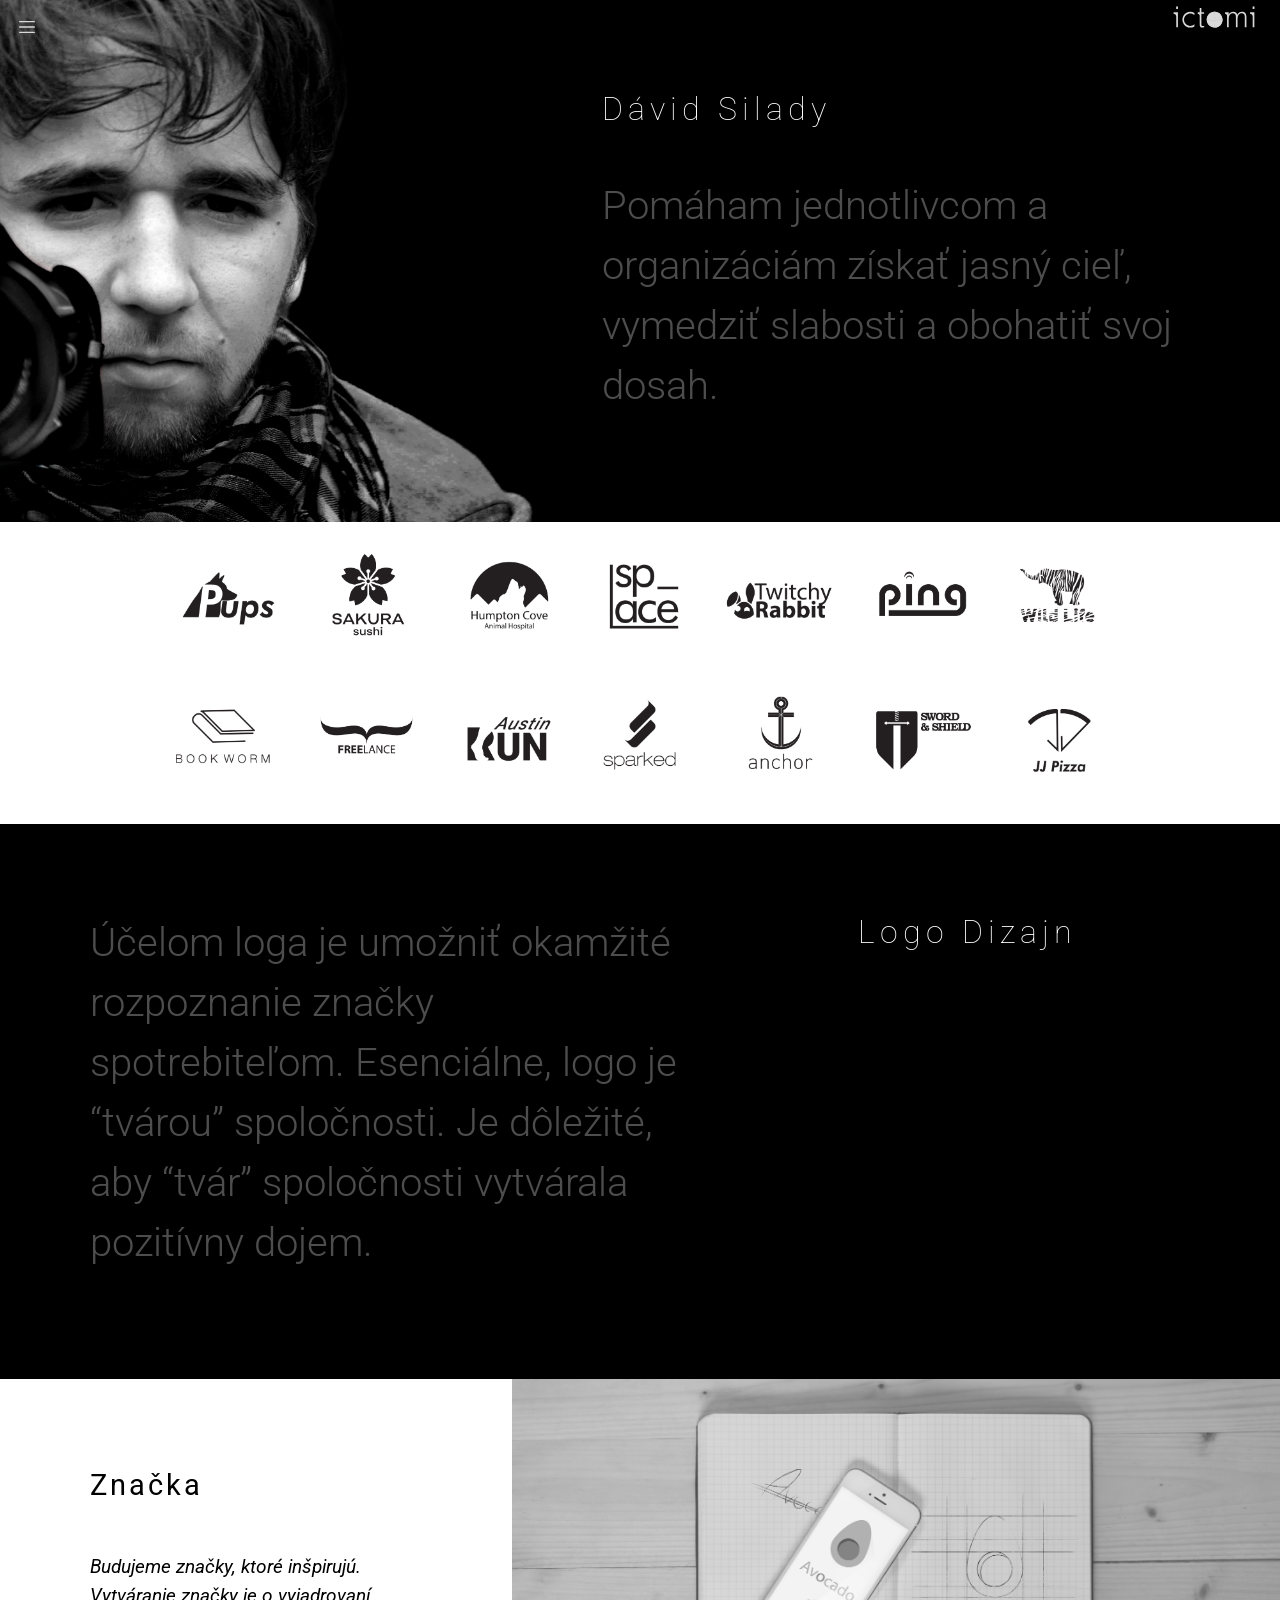
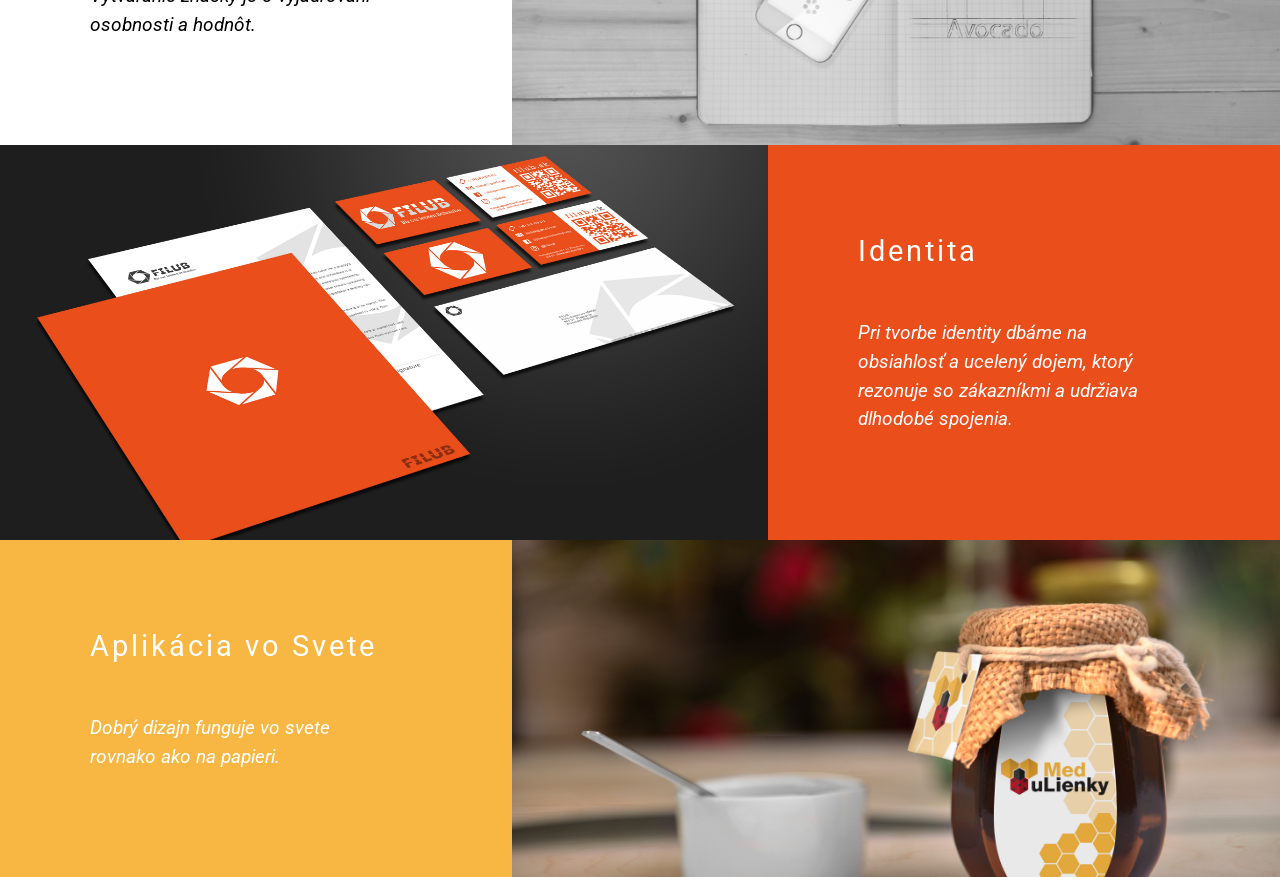
<file: david_silady.html>
<!DOCTYPE html>
<html lang="en">
  <head>
    <meta charset="utf-8">
	<meta http-equiv="X-UA-Compatible" content="IE=edge">
	    <meta name="viewport" content="width=device-width, initial-scale=1">
    <link rel="icon" href="img/lightbulb.png">
    <title>ictomi | David Silady</title>
    <!-- Bootstrap -->
	<link href="css/bootstrap-4.0.0.css" rel="stylesheet">
  <link href="css/styles.css" rel="stylesheet">
	  <link href="https://fonts.googleapis.com/css?family=Roboto:100,300,300i,400,400i,500,900&amp;subset=latin-ext" rel="stylesheet">
  </head>
  <body class="body">
  
    <div class="container-fluid"> 
	  	<!-- body code goes here -->
		<!--header-->
		
		
     <nav class="navbar fixed-top navbar-expand-lg navbar-light bg-light">
		  <div class="d-flex w-100">
			  
		  <div id="mySidenav" class="sidenav">
 		 <a href="javascript:void(0)" class="closebtn" onclick="closeNav()">&times;</a>
			  <a href="#">About</a>
			  <a href="#">Services</a>
			  <a href="#">Clients</a>
			  <a href="#">Contact</a>
			</div>
		  
			<!-- Use any element to open the sidenav -->
			<a href="javascript:void(0)"><span onclick="openNav()" class="navbar-toggler-icon"></span></a>
		  
		  
		  
		   <div class="d-flex w-100 justify-content-end">
		  <a class="navbar-brand" href="index.html">
			  
			<!-- <svg class="logo" height="50" width="140" id="Layer_1" data-name="Layer 1" xmlns="http://www.w3.org/2000/svg" viewBox="0 0 512.5 111.78"><defs><style>.cls-1{fill:#f6f6f6;}.cls-2{fill:#e8442e;}</style></defs><path class="cls-1" d="M136.65,80.79a12.86,12.86,0,0,1-9.23,3.35,13.28,13.28,0,0,1-6.73-1.63,13.56,13.56,0,0,1-4.7-4.43,19.72,19.72,0,0,1-2.72-6.32,31.45,31.45,0,0,1,0-14.63A20.27,20.27,0,0,1,116,50.79a14,14,0,0,1,4.74-4.52,13.25,13.25,0,0,1,6.69-1.67,12.71,12.71,0,0,1,8.49,2.89,15.58,15.58,0,0,1,4.79,8.22H146c-.74-5.3-2.72-9.29-5.9-12s-7.41-4-12.64-4a18.59,18.59,0,0,0-15.23,7.46,25.07,25.07,0,0,0-4,7.9,32.49,32.49,0,0,0-1.33,9.39,35.77,35.77,0,0,0,1.25,9.72A23.13,23.13,0,0,0,111.9,82a16.81,16.81,0,0,0,6.42,5.19A21,21,0,0,0,127.43,89q8.1,0,13-4.65t6.25-12.78h-5.52A15.63,15.63,0,0,1,136.65,80.79Z"/><path class="cls-1" d="M206.61,82.79c-.49-.9-.74-2.65-.74-5.24V45.48h8.37V41h-8.37V28H200.7V41h-6.3v4.51a6.46,6.46,0,0,1,6.3,6.6V79.72c0,3.37.66,5.77,2,7.18S206,89,208.65,89a20.24,20.24,0,0,0,5-.81,5.06,5.06,0,0,0,.94-.27V83.51a16.27,16.27,0,0,1-4.22.64C208.34,84.15,207.09,83.7,206.61,82.79Z"/><path class="cls-1" d="M298.44,46.62Q293.1,39.71,283,39.69c-6.59,0-11.7,2.32-15.29,7s-5.39,10.55-5.39,17.7c0,7.82,1.94,13.87,5.85,18.11A20,20,0,0,0,283,89a18.7,18.7,0,0,0,15.07-6.79c3.77-4.53,5.64-10.47,5.64-17.89C303.72,57.13,302,51.23,298.44,46.62Zm-1.1,25.17a19.29,19.29,0,0,1-2.71,6.3,13.21,13.21,0,0,1-11.62,6q-7.25,0-11.2-5.42c-2.6 5-3.61-3.95-8.37-3.95-14.35a31.44,31.44,0,0,1,.85-7.48,18.77,18.77,0,0,1,2.71-6.28,13.5,13.5,0,0,1,11.59-6,15,15,0,0,1,6.9,1.48,12.29,12.29,0,0,1,4.76,4.2,19.29,19.29,0,0,1,2.67,6.24,33.52,33.52,0,0,1,.89,7.85A31.3,31.3,0,0,1,297.34,71.79Z"/><path class="cls-1" d="M412.52,45.26a10.49,10.49,0,0,0-4.23-4.07,15.15,15.15,0,0,0-7.16-1.49A16.25,16.25,0,0,0,392.5,42a15.69,15.69,0,0,0-5.95,6.73A15.44,15.44,0,0,0,382,42.05c-1.92-1.56-4.79-2.35-8.58-2.35a15.83,15.83,0,0,0-8.11,2.17A14.48,14.48,0,0,0,359.64,48h-.18V41H348v4.51h0a6.46,6.46,0,0,1,6.3,6.6V87.79h5.17V62.59a37.41,37.41,0,0,1,.69-7,13.83,13.83,0,0,1,2.25-5.65,12.64,12.64,0,0,1,4.53-4,12,12,0,0,1,5.56-1.36q5.26,0,7.42,2.76c1.43,1.83,2.16,4.53,2.16,8.08V87.79h5.17V62.59a37.41,37.41,0,0,1,.69-7,13.87,13.87,0,0,1,2.24-5.65,12.92,12.92,0,0,1,4.53-4,12,12,0,0,1,5.57-1.36c3.5,0,6,.92,7.41,2.76s2.16,4.53,2.16,8.08V87.79H415V58.22a44.81,44.81,0,0,0-.52-7.22A17.29,17.29,0,0,0,412.52,45.26Z"/><path class="cls-1" d="M40.59,41v4.51A8.59,8.59,0,0,1,49,54.23V87.79h5.17V41Z"/><path class="cls-1" d="M458.11,41v4.51a8.58,8.58,0,0,1,8.37,8.77V87.79h5.17V41Z"/><rect class="cls-3" x="48.7" y="22.72" width="5.69" height="8.04"/><rect class="cls-3" x="466.22" y="22.72" width="5.69" height="8.04"/></svg>-->
			  
			  
			
			  
			  <svg class="logo" height="30" width="100" version="1.1" id="Layer_1" xmlns="http://www.w3.org/2000/svg" xmlns:xlink="http://www.w3.org/1999/xlink" x="0px" y="0px"
	 viewBox="0 0 288.5 94" style="enable-background:new 0 0 288.5 94;" xml:space="preserve">

<g id="Layer_2_1_">
	<path class="st0" d="M105.4,73.9c-0.5-0.9-0.7-2.7-0.7-5.2V36.6h8.4v-4.5h-8.4v-13h-5.2v13h-6.3v4.5c3.6,0.1,6.4,3,6.3,6.6v27.6
		c0,3.4,0.7,5.8,2,7.2c1.3,1.4,3.3,2.1,6,2.1c1.7-0.1,3.4-0.3,5-0.8c0.3-0.1,0.7-0.1,1-0.3v-4.4c-1.4,0.4-2.8,0.6-4.2,0.6
		C107.2,75.3,105.9,74.8,105.4,73.9z"/>
	<path class="st0" d="M243.3,36.4c-1-1.7-2.5-3.1-4.2-4.1c-2.2-1.1-4.7-1.6-7.2-1.5c-3-0.1-6,0.8-8.6,2.3c-2.6,1.6-4.7,3.9-5.9,6.7
		c-0.9-2.6-2.5-4.9-4.5-6.7c-1.9-1.6-4.8-2.3-8.6-2.3c-2.8,0-5.6,0.7-8.1,2.2c-2.5,1.4-4.5,3.6-5.7,6.1h-0.2v-7h-11.5v4.5l0,0
		c3.6,0.1,6.4,3,6.3,6.6v35.6h5.2V53.7c0-2.4,0.2-4.7,0.7-7c0.3-2,1.1-4,2.2-5.7c1.2-1.7,2.7-3,4.5-4c1.7-0.9,3.6-1.4,5.6-1.4
		c3.5,0,6,0.9,7.4,2.8s2.2,4.5,2.2,8.1v32.4h5.1V53.7c0-2.4,0.2-4.7,0.7-7c0.3-2,1.1-4,2.3-5.7c1.2-1.7,2.7-3.1,4.5-4
		c1.7-0.9,3.6-1.4,5.6-1.4c3.5,0,6,0.9,7.4,2.8c1.4,1.8,2.2,4.5,2.2,8.1v32.4h5.2V49.4c0-2.4-0.2-4.8-0.5-7.2
		C245,40.1,244.3,38.2,243.3,36.4z"/>
	<path class="st0" d="M17.6,32.1v4.5c4.7,0.1,8.5,4,8.4,8.8c0,0,0,0,0,0v33.5h5.2V32.1H17.6z"/>
	<rect x="25.7" y="13.9" class="st0" width="5.7" height="8"/>
	<path class="st0" d="M257.1,32.1v4.5c4.7,0.1,8.5,4,8.4,8.8v33.5h5.2V32.1H257.1z"/>
	<rect x="265.3" y="13.9" class="st0" width="5.7" height="8"/>
	<path class="st0" d="M146.1,80.1c-0.2,0-0.4,0-0.6,0c-13.2-0.3-23.8-10.9-24.1-24.1c0-0.2,0-0.4,0-0.6l22.3,2.3L146.1,80.1z"/>
	<path class="st0" d="M146.1,30.8l-2.3,22.3l-22.3,2.3c0-0.2,0-0.4,0-0.6c0.3-13.2,10.9-23.8,24.1-24.1
		C145.7,30.8,145.9,30.8,146.1,30.8z"/>
	<path class="st0" d="M170.8,55.5l-22.3-2.3l-2.3-22.3c0.2,0,0.4,0,0.6,0c13.2,0.3,23.8,10.9,24.1,24.1
		C170.8,55.1,170.8,55.3,170.8,55.5z"/>
	<path class="st0" d="M170.8,55.5c0,0.2,0,0.4,0,0.6c-0.3,13.2-10.9,23.8-24.1,24.1c-0.2,0-0.4,0-0.6,0l2.3-22.3L170.8,55.5z"/>
	<path class="st0" d="M70,36c4.8,0,9.4,1.8,13,5v-6.5c-11.6-7.2-26.8-3.6-34,7.9s-3.6,26.8,7.9,34c8,5,18.1,5,26,0V70
		c-8,7.2-20.3,6.5-27.5-1.5S49,48.1,57,41C60.6,37.8,65.2,36,70,36z"/>
	<path class="st1" d="M170.8,55.5c0,0.2,0,0.4,0,0.6L149,58.3l-2.3,21.8c-0.2,0-0.4,0-0.6,0s-0.4,0-0.6,0l-2.3-21.8l-21.8-2.3
		c0-0.2,0-0.4,0-0.6s0-0.4,0-0.6l21.8-2.3l2.3-21.8c0.2,0,0.4,0,0.6,0s0.4,0,0.6,0l2.3,21.8l21.8,2.3
		C170.8,55.1,170.8,55.3,170.8,55.5z"/>
	<polygon class="st1" points="170.8,55.5 148.4,57.8 146.1,80.2 143.8,57.8 121.4,55.5 143.8,53.2 146.1,30.8 148.4,53.2 	"/>
	<path class="st0" d="M146.1,80.1c-0.2,0-0.4,0-0.6,0c-13.2-0.3-23.8-10.9-24.1-24.1c0-0.2,0-0.4,0-0.6l22.3,2.3L146.1,80.1z"/>
	<path class="st0" d="M146.1,30.8l-2.3,22.3l-22.3,2.3c0-0.2,0-0.4,0-0.6c0.3-13.2,10.9-23.8,24.1-24.1
		C145.7,30.8,145.9,30.8,146.1,30.8z"/>
	<path class="st0" d="M170.8,55.5l-22.3-2.3l-2.3-22.3c0.2,0,0.4,0,0.6,0c13.2,0.3,23.8,10.9,24.1,24.1
		C170.8,55.1,170.8,55.3,170.8,55.5z"/>
	<path class="st0" d="M170.8,55.5c0,0.2,0,0.4,0,0.6c-0.3,13.2-10.9,23.8-24.1,24.1c-0.2,0-0.4,0-0.6,0l2.3-22.3L170.8,55.5z"/>
</g>
</svg>
			  
			  
			  
  			 </a> 
 		    </div>
	    </div>
      </nav>
		
		
		
<!--header-->
		<div class=" container-fluid wedo">
	  <div class="row">
		   <div class="col-12 gcol-4 prof-pic  bot-border"></div>
		   <div class="col-12 gcol-6 col  bot-border"><h1 class="name b-head text-white">Dávid Silady</h1> <p class="b-desc">Pomáham jednotlivcom a organizáciám získať jasný cieľ, vymedziť slabosti a obohatiť svoj dosah.
			  </p></div>
      </div>
    </div>
		
		<div class="container-fluid logo-clg"></div>
		
		<div class=" container-fluid wedo">
	  <div class="row ">
		   
		   <div class="col-12 gcol-6 col"> <p class="b-desc">Účelom loga je umožniť okamžité rozpoznanie značky spotrebiteľom. Esenciálne, logo je “tvárou” spoločnosti. Je dôležité, aby “tvár” spoločnosti vytvárala pozitívny dojem.
			  </p></div>
		  <div class=" col-12 gcol-4 col"><h1 class="b-head text-white">Logo Dizajn</h1></div>
      </div>
    </div>
		

	 
	
		
	<div class=" container-fluid wedo-white">
	  <div class="row ">
		  <div class=" col-12 gcol-4 col"><h2 class="w-head text-black">Značka</h2>
		  <p class="w-desc text-black">Budujeme značky, ktoré inšpirujú. Vytváranie značky je o vyjadrovaní osobnosti a hodnôt.
			  </p></div>
		   <div class="col-12 gcol-6 portfolio-parent"> <div class=" portfolio-img znacka-img">   <h2 class="portfolio-text name-tag">Avocado</h2><h3 class="portfolio-under">Logo Dizajn</h3> </div></div>
	    
		 
      </div>
    </div>	
		<div class=" container-fluid wedo-orange">
	  <div class="row ">
		   <div class=" col-12 gcol-4 col mobile"><h2 class="w-head text-white">Identita</h2>
		  <p class="w-desc text-white">Pri tvorbe identity dbáme na obsiahlosť a ucelený dojem, ktorý rezonuje so zákazníkmi a udržiava dlhodobé
spojenia.
			  </p></div>
		   <div class="col-12 gcol-6 portfolio-parent"> <div class=" portfolio-img identita-img">  <h2 class="portfolio-text name-tag">FILUB</h2> <h3 class="portfolio-under">Logo &amp Web Dizajn</h3> </div></div>
		  <div class=" col-12 gcol-4 col desktop"><h2 class="w-head text-white">Identita</h2>
		  <p class="w-desc text-white">Pri tvorbe identity dbáme na obsiahlosť a ucelený dojem, ktorý rezonuje so zákazníkmi a udržiava dlhodobé
spojenia.
			  </p></div>
      </div>
    </div>
		
		<div class=" container-fluid wedo-yellow">
	  <div class="row ">
		  <div class=" col-12 gcol-4 col"><h2 class="w-head text-white">Aplikácia vo Svete</h2>
		  <p class="w-desc text-white">Dobrý dizajn funguje vo svete rovnako ako na papieri.
			  </p></div>
		  <div class="col-12 gcol-6 portfolio-parent"> <div class=" portfolio-img medulienky-img">   <h2 class="portfolio-text name-tag">Medulienky</h2><h3 class="portfolio-under">Logo Dizajn</h3>
			  </div></div>

		 </div>
    </div>	

		
		
</div>
  <!-- jQuery (necessary for Bootstrap's JavaScript plugins) --> 
	<script src="js/jquery-3.2.1.min.js"></script>

	<!-- Include all compiled plugins (below), or include individual files as needed -->
	<script src="js/popper.min.js"></script> 
  <script src="js/bootstrap-4.0.0.js"></script>
  </body>
</html>
</file>
<file: css/styles.css>
html { -webkit-font-smoothing: antialiased; }
/*body {
	overflow-x: hidden;
}*/
.logo path, .logo .cls-3, .logo rect, .logo polygon {
	
	fill: rgba(217,217,217,1.00);
	transition-duration: 0.5s;
}
.logo .cls-3 {
 	fill: rgba(217,217,217,1.00);
	transition-duration: 0.5s;
}


/*
.logo .cls-2, .logo .bulb {
	fill: rgba(255,255,255,0.00);
	transition-duration: 0.5s;
}*/



.logo:hover path, .logo:hover rect {
	fill: white;
	transition-duration: 0.5s;
}

.logo:hover .st1  {
	fill: black;
	transition-duration: 0.5s;
	transition-delay: 0.2s;
}
.logo:hover .cls-3  {
	fill: #e8442e;
	transition-duration: 0.5s;
	transition-delay: 0.2s;
}

body {
	height: 100%;
	background: white;
}

.fixed-top:hover {
	background: black;
	transition-duration: 0.5s;
}
.fixed-top {
	background: transparent;
	transition-duration: 0.5s;
}


.sidenav {
	height: 100%; /* 100% Full-height */
	width: 0; /* 0 width - change this with JavaScript */
	position: fixed; /* Stay in place */
	z-index: 1; /* Stay on top */
	top: 0; /* Stay at the top */
	left: 0;
	background-color: rgba(58,58,58,1.00); /* Black*/
	overflow-x: hidden; /* Disable horizontal scroll */
	padding-top: 0px; /* Place content 60px from the top */
	transition: 0.5s; /* 0.5 second transition effect to slide in the sidenav */
}

/* The navigation menu links */
.sidenav a {
    padding: 8px 8px 8px 32px;
	text-align: center;
    text-decoration: none;
    font-size: 25px;
    color: rgba(217,217,217,1.00);
    display: block;
    transition: 0.3s;
}

/* When you mouse over the navigation links, change their color */
.sidenav a:hover {
    color: white;
}

/* Position and style the close button (top right corner) */
.sidenav .closebtn {
    position: absolute;
    top: 0;
    right: 25px;
    font-size: 36px;
    margin-left: 50px;
}


/* On smaller screens, where height is less than 450px, change the style of the sidenav (less padding and a smaller font size) */
@media screen and (max-height: 450px) {
    .sidenav {padding-top: 15px;}
    .sidenav a {font-size: 18px;}
}
.logo {
	margin: 0px;
	padding: 0px;
}
@media screen and (min-width: 768px) {
.gcol-2 {
  -webkit-box-flex: 0;
  -ms-flex: 0 0 20%;
  flex: 0 0 20%;
  max-width: 20%;
}
.gcol-4 {
  -webkit-box-flex: 0;
  -ms-flex: 0 0 40%;
  flex: 0 0 40%;
  max-width: 40%;
}
.gcol-6 {
  -webkit-box-flex: 0;
  -ms-flex: 0 0 60%;
  flex: 0 0 60%;
  max-width: 60%;
}
	.mobile {
		display: none;
	}	
	}
@media screen and (max-width: 767.98px) {
	.desktop {
		display: none;
	}
}

.wedo {
	height: auto;
	background-color: black;
	color: white;
	padding-top: 0px;
}
.wedo-white {
	height: auto;
	background-color: white;
}
.wedo-orange {
	height: auto;
	background-color: #e94e1b;
}
.wedo-yellow {
	height: auto;
	background-color: #f8b742;
}
.col {
	padding-top: 7%;
	padding: 7%;
}
.w-head {
	font-family: 'Roboto', sans-serif;
	font-weight: 400;
	font-size: 1.8rem;
	padding-bottom: 10px;
	letter-spacing: 3px;
	margin-bottom: 40px;
}
.w-desc {
	font-family: 'Roboto', sans-serif;
	font-weight: 400;
	font-size: 1.2rem;
	font-style: italic;
}
.text-black {
	color: black;
}
@media (min-width: 768px) {
	.w-desc {
		max-width: 300px;
	}
}

.b-desc {
	font-family: 'Roboto', sans-serif;
	font-weight: 300;
	font-size: 2.5rem;
	color: #4d4d4d;
}

.b-head {
	font-family: 'Roboto', sans-serif;
	font-weight: 100;
	font-size: 2rem;
	letter-spacing: 5px;
}
.name-tag {
	font-family: 'Roboto', sans-serif;
	font-weight: 300;
	font-size: 2rem;
	letter-spacing: 5px;
}
.logo-clg {
	background-image: url(../img/logo-clg.jpg);
	background-size: contain;
	width: 100%;
	height: 300px;
		background-repeat: no-repeat;
	background-position: center center;
	display: block;
	position: relative;
	background-color: white;
	}
@media screen and (max-width: 991.98px) {
	.b-desc {
	font-weight: 300;
	font-size: 1.8rem;
}

.b-head {
	font-weight: 200;
	font-size: 1.2rem;
}

.name-tag {
	font-weight: 400;
	font-size: 1.2rem;
}
.logo-clg {
		height: 200px;
	}
}
@media screen and (max-width: 575.98px) {
	.b-desc {
	font-weight: 400;
	font-size: 1.5rem;
		
}

.b-head {
	font-weight: 300;
	font-size: 1rem;
	
}
	.w-head {
		text-align: center;
	}
	.w-desc {
		text-align: center;
	}
.name-tag {
	font-weight: 500;
	font-size: 1rem;
	text-decoration: none;
}
	.logo-clg {
		height: 100px;
	}
}
.portfolio-parent {
	padding: 0px;
	min-height: 250px;
	width: 100%;
	overflow: hidden;
	   position: relative;
    float: left;
    display: inline-block;
    cursor: pointer;
}
@media (max-width: 767.98px) {
	.portfolio-parent {
		height: 250px;
	}
}
.znacka-img {
	background-image: url(../img/sketch-mockup.jpg);
	background-repeat: no-repeat;
	background-position: center center;
	background-size: cover;
	
}
.identita-img {
	background-image: url(../img/branding.jpg);
	background-repeat: no-repeat;
	background-position: center center;
	background-size: cover;

}
.medulienky-img {
	background-image: url(../img/medulienky.jpg);
	background-repeat: no-repeat;
	background-position: center center;
	background-size: cover;
	
}
.portfolio-img:hover {
	transform: scale(1.2);
	transition-duration: .4s;
}

.portfolio-img {
	transition-duration: .4s;
	height: 100%;
	
}
.portfolio-img::before {
  content: "";
  display: block;
  height: 100%;
  width: 100%;
  position: absolute;
  top: 0;
  left: 0;
  background-color: rgba(255,255,255,0.0);
	transition-duration: .4s;
	z-index: 0;
}
.portfolio-img > * {
    position:relative;
    z-index:2;
}

.portfolio-parent:hover .portfolio-img:before,
.portfolio-parent:focus .portfolio-img:before {
  background-color: rgba(255,255,255,0.75);
	transition-duration: .4s;
}
.portfolio-text, .portfolio-under {
  color: rgba(255,255,255,0.00);
    text-align: center;
    margin: auto;
	display: block;
    position: absolute;
    top: 0;
    left: 0;
    bottom: 0;
    right: 0;
    height: 50px;
    cursor: pointer;
    text-decoration: none;
	transition-duration: .4s;
	z-index: 1;
}
.portfolio-under {
	padding-top: 50px;
	font-size: .8rem;
}
.portfolio-text::after {
  content: "";
  display: block;
  height: 100%;
  width: 0%;
  position: absolute;
  top: 0;
  left: 0;
	margin-left: 50%;
	margin-right: 50%;
  background-color: rgba(255,255,255,0.0);
	transition-duration: .4s;
	z-index: 0;
	border-bottom: 1px solid black;
}
.portfolio-img:hover .portfolio-text::after, 
.portfolio-img:focus .portfolio-text::after {
	width: 40%;
	margin-left: 30%;
	margin-right: 30%;
}
.portfolio-img:hover .portfolio-text, 
.portfolio-img:focus .portfolio-text,	
.portfolio-img:hover .portfolio-under,	
.portfolio-img:focus .portfolio-under	{
	color: black;
	display: block;
	transition-duration: .4s;
}
.prof-choose {
	cursor: pointer;
}
@media (max-width: 776.98px) {
	.prof-choose-parent {
	min-height: 500px;
}

}
.prof-choose::after {
  content: "";
  display: block;
  height: 0%;
	margin-top: 100%;
  width: 0%;
  position: absolute;
  top: 0;
  left: 0;
  background-color: rgba(255,255,255,0);
	transition-duration: .4s;
	z-index: 0;
	border-bottom: 2px solid;
	border-left: 2px solid;
	border-color: rgba(255,255,255,0);
}
.prof-choose::before {
  content: "";
  display: block;
  height: 0%;
	margin-top: 0%;
	margin-left: 100%;
  width: 0%;
  position: absolute;
  top: 0;
  left: 0;
  background-color: rgba(255,255,255,0);
	transition-duration: .4s;
	z-index: 0;
	border-top: 2px solid;
	border-right: 2px solid;
	border-color: rgba(255,255,255,0);
}

.prof-choose-parent:hover .prof-choose::after,
.prof-choose-parent:focus .prof-choose::after{
	transition-duration: .4s;
	width: 20%;
	height: 60%;
	margin-top: 40%;
	display: block;
	border-color: rgba(0,0,0,1);
}
.prof-choose-parent:hover .prof-choose::before,
.prof-choose-parent:focus .prof-choose::before{
	transition-duration: .4s;
	width: 20%;
	height: 60%;
	margin-top: 0%;
	margin-left: 80%;
	display: block;
	border-color: rgba(0,0,0,1);
}
/*.underline::after {
  content: "";
  display: block;
  height: 80%;
  width: 0%;
  position: absolute;
  top: 0;
  left: 0;
	margin-left: 50%;
	margin-right: 50%;
  background-color: rgba(255,255,255,0.0);
	transition-duration: .4s;
	z-index: 0;
	border-bottom: 1px solid black;
}
.prof-choose-parent:hover .underline::after, 
.prof-choose-parent:focus .underline::after {
	width: 20%;
	margin-left: 40%;
	margin-right: 40%;
}*/
.container {
	padding-bottom: 15%;
}
.name {
	padding-bottom: 40px;
}
.prof-pic {
	min-height: 250px;
	margin: 0px;
	padding: 0px;
}
.prof-pic::after {
	content: "";
	margin: 0px;
	padding: 0px;
	display: block;
	background-image: url(../img/silady/profile.png);
	background-repeat: no-repeat;
	background-position: left center;
	background-size: cover;
	position: absolute;
	z-index: 1;
	width: 150%;
	height: 100%;	
}
@media (max-width: 767.98px){
	.prof-pic::after {
		max-width: 80%;
		min-height: 150px;
		max-height: 300px;
		position: static;
		display: block;
	}
	
	.name {
		padding-top: 40px;
	}
	
}
.bot-border {
			border-bottom: 2px solid white;
	}
</file>
